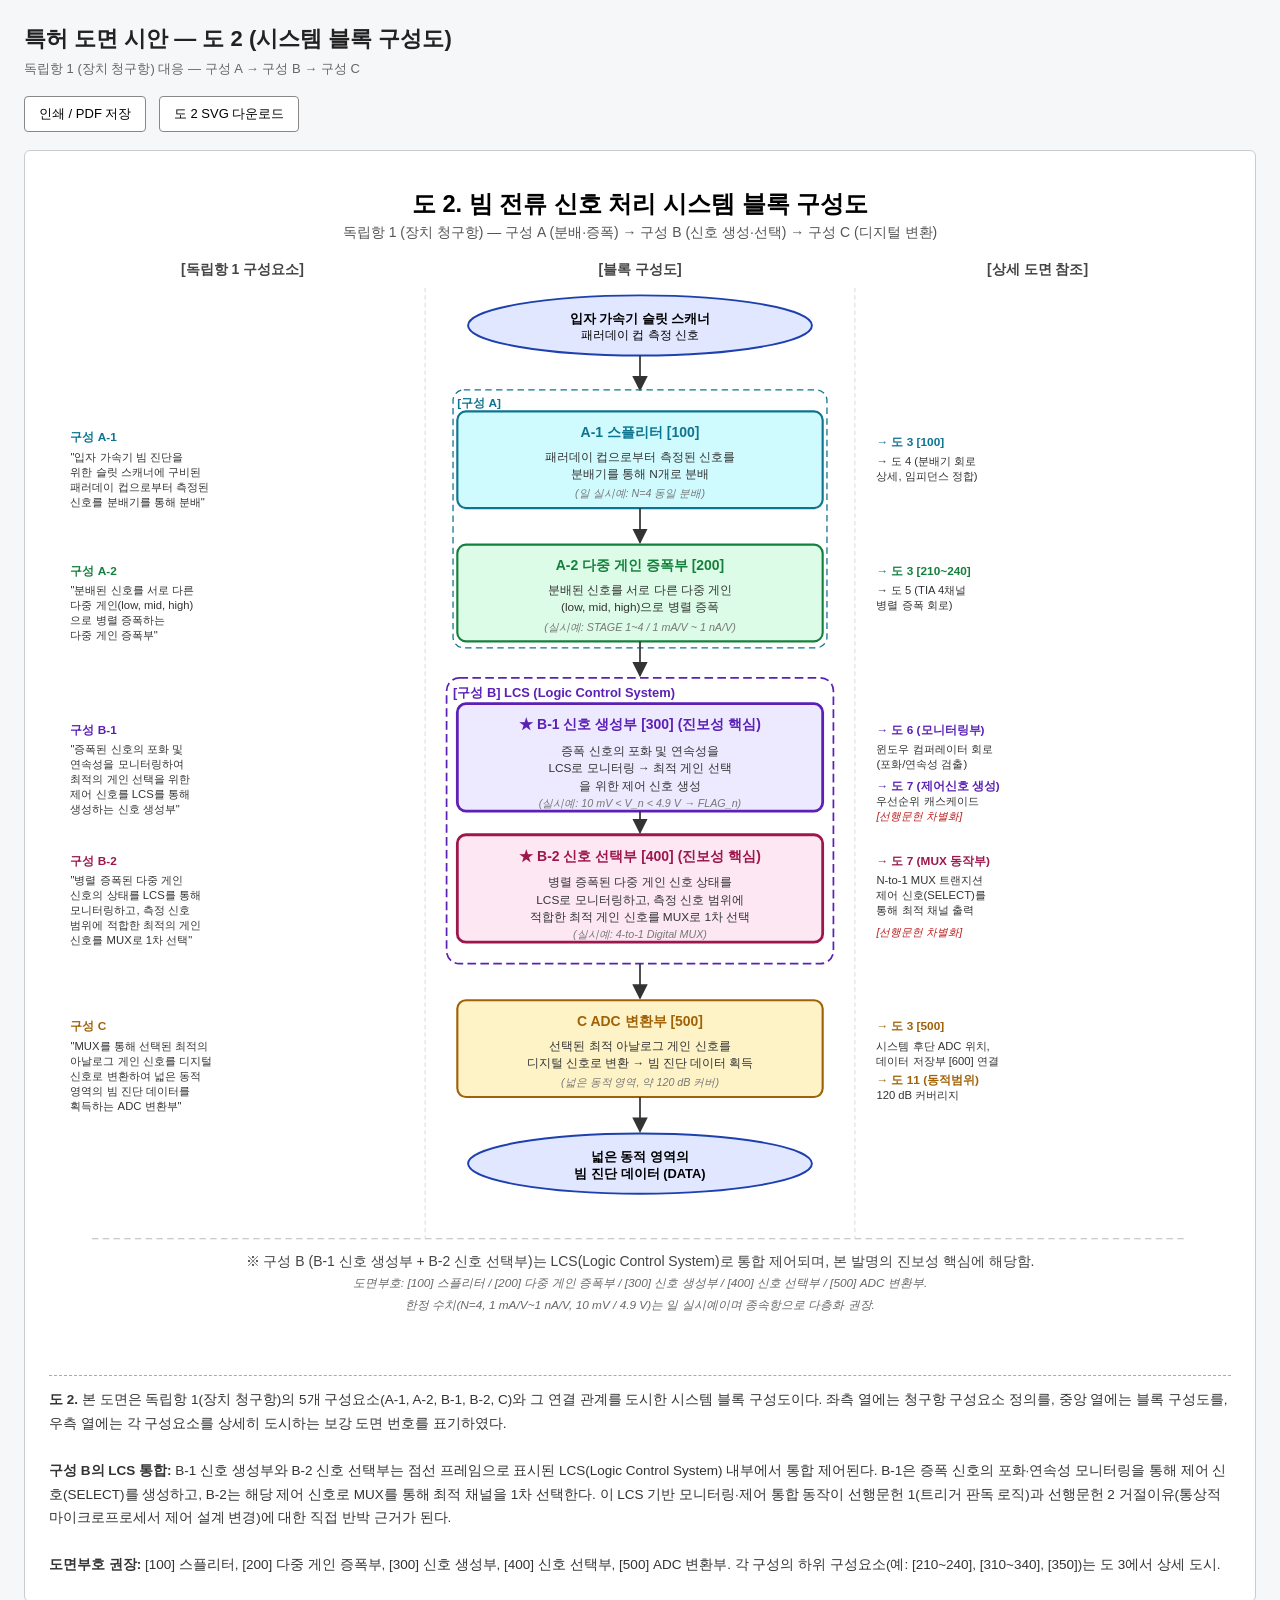
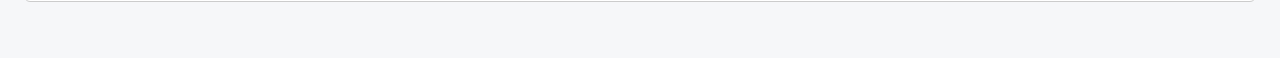
<file: patent_fig2.html>
<!DOCTYPE html>
<html lang="ko">
<head>
<meta charset="UTF-8">
<title>특허 도면 시안 — 도 2 (시스템 블록 구성도, 신청구항 대응)</title>
<style>
  body { font-family: 'Malgun Gothic', '맑은 고딕', sans-serif; margin: 0; padding: 24px; background: #f6f7f9; color: #222; }
  h1 { font-size: 22px; margin: 0 0 6px; }
  .sub { color: #666; font-size: 13px; margin-bottom: 18px; }
  .toolbar { margin-bottom: 18px; }
  .toolbar button { padding: 8px 14px; margin-right: 8px; border: 1px solid #888; background: white; cursor: pointer; border-radius: 4px; font-size: 13px; }
  .toolbar button:hover { background: #eef; }
  .figure { background: white; border: 1px solid #ccc; border-radius: 6px; padding: 24px; margin-bottom: 32px; }
  .figure svg { width: 100%; height: auto; display: block; }
  .caption { margin-top: 18px; padding-top: 12px; border-top: 1px dashed #aaa; font-size: 13.5px; line-height: 1.75; color: #333; }
  @media print { body { background: white; padding: 0; } .toolbar { display: none; } .figure { border: none; padding: 0; margin: 0; } }
</style>
</head>
<body>
  <h1>특허 도면 시안 — 도 2 (시스템 블록 구성도)</h1>
  <div class="sub">독립항 1 (장치 청구항) 대응 — 구성 A → 구성 B → 구성 C</div>
  <div class="toolbar">
    <button onclick="window.print()">인쇄 / PDF 저장</button>
    <button onclick="downloadSvg('fig2')">도 2 SVG 다운로드</button>
  </div>

  <div class="figure">
    <svg id="fig2" viewBox="0 0 1100 1100" xmlns="http://www.w3.org/2000/svg">
      <defs>
        <marker id="arr" viewBox="0 0 10 10" refX="9" refY="5" markerWidth="9" markerHeight="9" orient="auto">
          <path d="M0,0 L10,5 L0,10 z" fill="#333"/>
        </marker>
      </defs>

      <text x="550" y="34" text-anchor="middle" font-size="22" font-weight="bold">도 2. 빔 전류 신호 처리 시스템 블록 구성도</text>
      <text x="550" y="58" text-anchor="middle" font-size="13" fill="#555">독립항 1 (장치 청구항) — 구성 A (분배·증폭) → 구성 B (신호 생성·선택) → 구성 C (디지털 변환)</text>

      <!-- Column headers -->
      <text x="180" y="92" text-anchor="middle" font-size="13" font-weight="bold" fill="#444">[독립항 1 구성요소]</text>
      <text x="550" y="92" text-anchor="middle" font-size="13" font-weight="bold" fill="#444">[블록 구성도]</text>
      <text x="920" y="92" text-anchor="middle" font-size="13" font-weight="bold" fill="#444">[상세 도면 참조]</text>

      <line x1="350" y1="105" x2="350" y2="990" stroke="#ddd" stroke-dasharray="4 3"/>
      <line x1="750" y1="105" x2="750" y2="990" stroke="#ddd" stroke-dasharray="4 3"/>

      <!-- 입력 -->
      <ellipse cx="550" cy="140" rx="160" ry="28" fill="#e0e7ff" stroke="#1e40af" stroke-width="1.8"/>
      <text x="550" y="138" text-anchor="middle" font-size="12" font-weight="bold">입자 가속기 슬릿 스캐너</text>
      <text x="550" y="153" text-anchor="middle" font-size="11">패러데이 컵 측정 신호</text>
      <line x1="550" y1="168" x2="550" y2="200" stroke="#333" stroke-width="1.6" marker-end="url(#arr)"/>

      <!-- 구성 A 그룹 frame (dashed enclosure) -->
      <rect x="376" y="200" width="348" height="240" rx="10" fill="none" stroke="#0e7490" stroke-width="1.2" stroke-dasharray="6 4"/>
      <text x="380" y="216" font-size="11" font-weight="bold" fill="#0e7490">[구성 A]</text>

      <!-- A-1 스플리터 [100] -->
      <rect x="380" y="220" width="340" height="90" rx="8" fill="#cffafe" stroke="#0e7490" stroke-width="2"/>
      <text x="550" y="244" text-anchor="middle" font-size="13" font-weight="bold" fill="#0e7490">A-1  스플리터  [100]</text>
      <text x="550" y="266" text-anchor="middle" font-size="11" fill="#333">패러데이 컵으로부터 측정된 신호를</text>
      <text x="550" y="282" text-anchor="middle" font-size="11" fill="#333">분배기를 통해 N개로 분배</text>
      <text x="550" y="300" text-anchor="middle" font-size="10" fill="#777" font-style="italic">(일 실시예: N=4 동일 분배)</text>

      <text x="20" y="248" font-size="11" font-weight="bold" fill="#0e7490">구성 A-1</text>
      <text x="20" y="266" font-size="10.5" fill="#333">"입자 가속기 빔 진단을</text>
      <text x="20" y="280" font-size="10.5" fill="#333">위한 슬릿 스캐너에 구비된</text>
      <text x="20" y="294" font-size="10.5" fill="#333">패러데이 컵으로부터 측정된</text>
      <text x="20" y="308" font-size="10.5" fill="#333">신호를 분배기를 통해 분배"</text>

      <text x="770" y="252" font-size="11" font-weight="bold" fill="#0e7490">→ 도 3 [100]</text>
      <text x="770" y="270" font-size="10.5" fill="#333">→ 도 4 (분배기 회로</text>
      <text x="770" y="284" font-size="10.5" fill="#333">상세, 임피던스 정합)</text>

      <line x1="550" y1="310" x2="550" y2="342" stroke="#333" stroke-width="1.6" marker-end="url(#arr)"/>

      <!-- A-2 다중 게인 증폭부 [200] -->
      <rect x="380" y="344" width="340" height="90" rx="8" fill="#dcfce7" stroke="#15803d" stroke-width="2"/>
      <text x="550" y="368" text-anchor="middle" font-size="13" font-weight="bold" fill="#15803d">A-2  다중 게인 증폭부  [200]</text>
      <text x="550" y="390" text-anchor="middle" font-size="11" fill="#333">분배된 신호를 서로 다른 다중 게인</text>
      <text x="550" y="406" text-anchor="middle" font-size="11" fill="#333">(low, mid, high)으로 병렬 증폭</text>
      <text x="550" y="424" text-anchor="middle" font-size="10" fill="#777" font-style="italic">(실시예: STAGE 1~4 / 1 mA/V ~ 1 nA/V)</text>

      <text x="20" y="372" font-size="11" font-weight="bold" fill="#15803d">구성 A-2</text>
      <text x="20" y="390" font-size="10.5" fill="#333">"분배된 신호를 서로 다른</text>
      <text x="20" y="404" font-size="10.5" fill="#333">다중 게인(low, mid, high)</text>
      <text x="20" y="418" font-size="10.5" fill="#333">으로 병렬 증폭하는</text>
      <text x="20" y="432" font-size="10.5" fill="#333">다중 게인 증폭부"</text>

      <text x="770" y="372" font-size="11" font-weight="bold" fill="#15803d">→ 도 3 [210~240]</text>
      <text x="770" y="390" font-size="10.5" fill="#333">→ 도 5 (TIA 4채널</text>
      <text x="770" y="404" font-size="10.5" fill="#333">병렬 증폭 회로)</text>

      <line x1="550" y1="434" x2="550" y2="466" stroke="#333" stroke-width="1.6" marker-end="url(#arr)"/>

      <!-- LCS frame (dashed) around B-1 + B-2 -->
      <rect x="370" y="468" width="360" height="266" rx="12" fill="none" stroke="#5b21b6" stroke-width="1.6" stroke-dasharray="8 4"/>
      <text x="376" y="486" font-size="12" font-weight="bold" fill="#5b21b6">[구성 B] LCS (Logic Control System)</text>

      <!-- B-1 신호 생성부 [300] ★ -->
      <rect x="380" y="492" width="340" height="100" rx="8" fill="#ede9fe" stroke="#5b21b6" stroke-width="2.6"/>
      <text x="550" y="516" text-anchor="middle" font-size="13" font-weight="bold" fill="#5b21b6">★ B-1  신호 생성부  [300] (진보성 핵심)</text>
      <text x="550" y="540" text-anchor="middle" font-size="11" fill="#333">증폭 신호의 포화 및 연속성을</text>
      <text x="550" y="556" text-anchor="middle" font-size="11" fill="#333">LCS로 모니터링 → 최적 게인 선택</text>
      <text x="550" y="572" text-anchor="middle" font-size="11" fill="#333">을 위한 제어 신호 생성</text>
      <text x="550" y="588" text-anchor="middle" font-size="10" fill="#777" font-style="italic">(실시예: 10 mV &lt; V_n &lt; 4.9 V → FLAG_n)</text>

      <text x="20" y="520" font-size="11" font-weight="bold" fill="#5b21b6">구성 B-1</text>
      <text x="20" y="538" font-size="10.5" fill="#333">"증폭된 신호의 포화 및</text>
      <text x="20" y="552" font-size="10.5" fill="#333">연속성을 모니터링하여</text>
      <text x="20" y="566" font-size="10.5" fill="#333">최적의 게인 선택을 위한</text>
      <text x="20" y="580" font-size="10.5" fill="#333">제어 신호를 LCS를 통해</text>
      <text x="20" y="594" font-size="10.5" fill="#333">생성하는 신호 생성부"</text>

      <text x="770" y="520" font-size="11" font-weight="bold" fill="#5b21b6">→ 도 6 (모니터링부)</text>
      <text x="770" y="538" font-size="10.5" fill="#333">윈도우 컴퍼레이터 회로</text>
      <text x="770" y="552" font-size="10.5" fill="#333">(포화/연속성 검출)</text>
      <text x="770" y="572" font-size="11" font-weight="bold" fill="#5b21b6">→ 도 7 (제어신호 생성)</text>
      <text x="770" y="586" font-size="10.5" fill="#333">우선순위 캐스케이드</text>
      <text x="770" y="600" font-size="10" fill="#b91c1c" font-style="italic">[선행문헌 차별화]</text>

      <line x1="550" y1="592" x2="550" y2="612" stroke="#333" stroke-width="1.6" marker-end="url(#arr)"/>

      <!-- B-2 신호 선택부 [400] ★ -->
      <rect x="380" y="614" width="340" height="100" rx="8" fill="#fce7f3" stroke="#9d174d" stroke-width="2.6"/>
      <text x="550" y="638" text-anchor="middle" font-size="13" font-weight="bold" fill="#9d174d">★ B-2  신호 선택부  [400] (진보성 핵심)</text>
      <text x="550" y="662" text-anchor="middle" font-size="11" fill="#333">병렬 증폭된 다중 게인 신호 상태를</text>
      <text x="550" y="678" text-anchor="middle" font-size="11" fill="#333">LCS로 모니터링하고, 측정 신호 범위에</text>
      <text x="550" y="694" text-anchor="middle" font-size="11" fill="#333">적합한 최적 게인 신호를 MUX로 1차 선택</text>
      <text x="550" y="710" text-anchor="middle" font-size="10" fill="#777" font-style="italic">(실시예: 4-to-1 Digital MUX)</text>

      <text x="20" y="642" font-size="11" font-weight="bold" fill="#9d174d">구성 B-2</text>
      <text x="20" y="660" font-size="10.5" fill="#333">"병렬 증폭된 다중 게인</text>
      <text x="20" y="674" font-size="10.5" fill="#333">신호의 상태를 LCS를 통해</text>
      <text x="20" y="688" font-size="10.5" fill="#333">모니터링하고, 측정 신호</text>
      <text x="20" y="702" font-size="10.5" fill="#333">범위에 적합한 최적의 게인</text>
      <text x="20" y="716" font-size="10.5" fill="#333">신호를 MUX로 1차 선택"</text>

      <text x="770" y="642" font-size="11" font-weight="bold" fill="#9d174d">→ 도 7 (MUX 동작부)</text>
      <text x="770" y="660" font-size="10.5" fill="#333">N-to-1 MUX 트랜지션</text>
      <text x="770" y="674" font-size="10.5" fill="#333">제어 신호(SELECT)를</text>
      <text x="770" y="688" font-size="10.5" fill="#333">통해 최적 채널 출력</text>
      <text x="770" y="708" font-size="10" fill="#b91c1c" font-style="italic">[선행문헌 차별화]</text>

      <line x1="550" y1="734" x2="550" y2="766" stroke="#333" stroke-width="1.6" marker-end="url(#arr)"/>

      <!-- C ADC 변환부 [500] -->
      <rect x="380" y="768" width="340" height="90" rx="8" fill="#fef3c7" stroke="#a16207" stroke-width="2"/>
      <text x="550" y="792" text-anchor="middle" font-size="13" font-weight="bold" fill="#a16207">C  ADC 변환부  [500]</text>
      <text x="550" y="814" text-anchor="middle" font-size="11" fill="#333">선택된 최적 아날로그 게인 신호를</text>
      <text x="550" y="830" text-anchor="middle" font-size="11" fill="#333">디지털 신호로 변환 → 빔 진단 데이터 획득</text>
      <text x="550" y="848" text-anchor="middle" font-size="10" fill="#777" font-style="italic">(넓은 동적 영역, 약 120 dB 커버)</text>

      <text x="20" y="796" font-size="11" font-weight="bold" fill="#a16207">구성 C</text>
      <text x="20" y="814" font-size="10.5" fill="#333">"MUX를 통해 선택된 최적의</text>
      <text x="20" y="828" font-size="10.5" fill="#333">아날로그 게인 신호를 디지털</text>
      <text x="20" y="842" font-size="10.5" fill="#333">신호로 변환하여 넓은 동적</text>
      <text x="20" y="856" font-size="10.5" fill="#333">영역의 빔 진단 데이터를</text>
      <text x="20" y="870" font-size="10.5" fill="#333">획득하는 ADC 변환부"</text>

      <text x="770" y="796" font-size="11" font-weight="bold" fill="#a16207">→ 도 3 [500]</text>
      <text x="770" y="814" font-size="10.5" fill="#333">시스템 후단 ADC 위치,</text>
      <text x="770" y="828" font-size="10.5" fill="#333">데이터 저장부 [600] 연결</text>
      <text x="770" y="846" font-size="11" font-weight="bold" fill="#a16207">→ 도 11 (동적범위)</text>
      <text x="770" y="860" font-size="10.5" fill="#333">120 dB 커버리지</text>

      <line x1="550" y1="858" x2="550" y2="890" stroke="#333" stroke-width="1.6" marker-end="url(#arr)"/>

      <!-- 출력 -->
      <ellipse cx="550" cy="920" rx="160" ry="28" fill="#e0e7ff" stroke="#1e40af" stroke-width="1.8"/>
      <text x="550" y="918" text-anchor="middle" font-size="12" font-weight="bold">넓은 동적 영역의</text>
      <text x="550" y="933" text-anchor="middle" font-size="12" font-weight="bold">빔 진단 데이터 (DATA)</text>

      <!-- Footer -->
      <line x1="40" y1="990" x2="1060" y2="990" stroke="#bbb" stroke-dasharray="6 4"/>
      <text x="550" y="1015" text-anchor="middle" font-size="13" fill="#444">
        ※ 구성 B (B-1 신호 생성부 + B-2 신호 선택부)는 LCS(Logic Control System)로 통합 제어되며, 본 발명의 진보성 핵심에 해당함.
      </text>
      <text x="550" y="1035" text-anchor="middle" font-size="11" fill="#666" font-style="italic">
        도면부호: [100] 스플리터 / [200] 다중 게인 증폭부 / [300] 신호 생성부 / [400] 신호 선택부 / [500] ADC 변환부.
      </text>
      <text x="550" y="1055" text-anchor="middle" font-size="11" fill="#666" font-style="italic">
        한정 수치(N=4, 1 mA/V~1 nA/V, 10 mV / 4.9 V)는 일 실시예이며 종속항으로 다층화 권장.
      </text>
    </svg>

    <div class="caption">
      <strong>도 2.</strong> 본 도면은 독립항 1(장치 청구항)의 5개 구성요소(A-1, A-2, B-1, B-2, C)와 그 연결 관계를 도시한 시스템 블록 구성도이다.
      좌측 열에는 청구항 구성요소 정의를, 중앙 열에는 블록 구성도를, 우측 열에는 각 구성요소를 상세히 도시하는 보강 도면 번호를 표기하였다.
      <br><br>
      <strong>구성 B의 LCS 통합:</strong> B-1 신호 생성부와 B-2 신호 선택부는 점선 프레임으로 표시된 LCS(Logic Control System) 내부에서 통합 제어된다.
      B-1은 증폭 신호의 포화·연속성 모니터링을 통해 제어 신호(SELECT)를 생성하고, B-2는 해당 제어 신호로 MUX를 통해 최적 채널을 1차 선택한다.
      이 LCS 기반 모니터링·제어 통합 동작이 선행문헌 1(트리거 판독 로직)과 선행문헌 2 거절이유(통상적 마이크로프로세서 제어 설계 변경)에 대한 직접 반박 근거가 된다.
      <br><br>
      <strong>도면부호 권장:</strong> [100] 스플리터, [200] 다중 게인 증폭부, [300] 신호 생성부, [400] 신호 선택부, [500] ADC 변환부.
      각 구성의 하위 구성요소(예: [210~240], [310~340], [350])는 도 3에서 상세 도시.
    </div>
  </div>

  <script>
    function downloadSvg(id) {
      const svg = document.getElementById(id);
      const serializer = new XMLSerializer();
      let str = serializer.serializeToString(svg);
      str = '<?xml version="1.0" encoding="UTF-8"?>\n' + str;
      const blob = new Blob([str], { type: 'image/svg+xml' });
      const url = URL.createObjectURL(blob);
      const a = document.createElement('a');
      a.href = url; a.download = id + '.svg'; a.click();
      URL.revokeObjectURL(url);
    }
  </script>
</body>
</html>
</file>
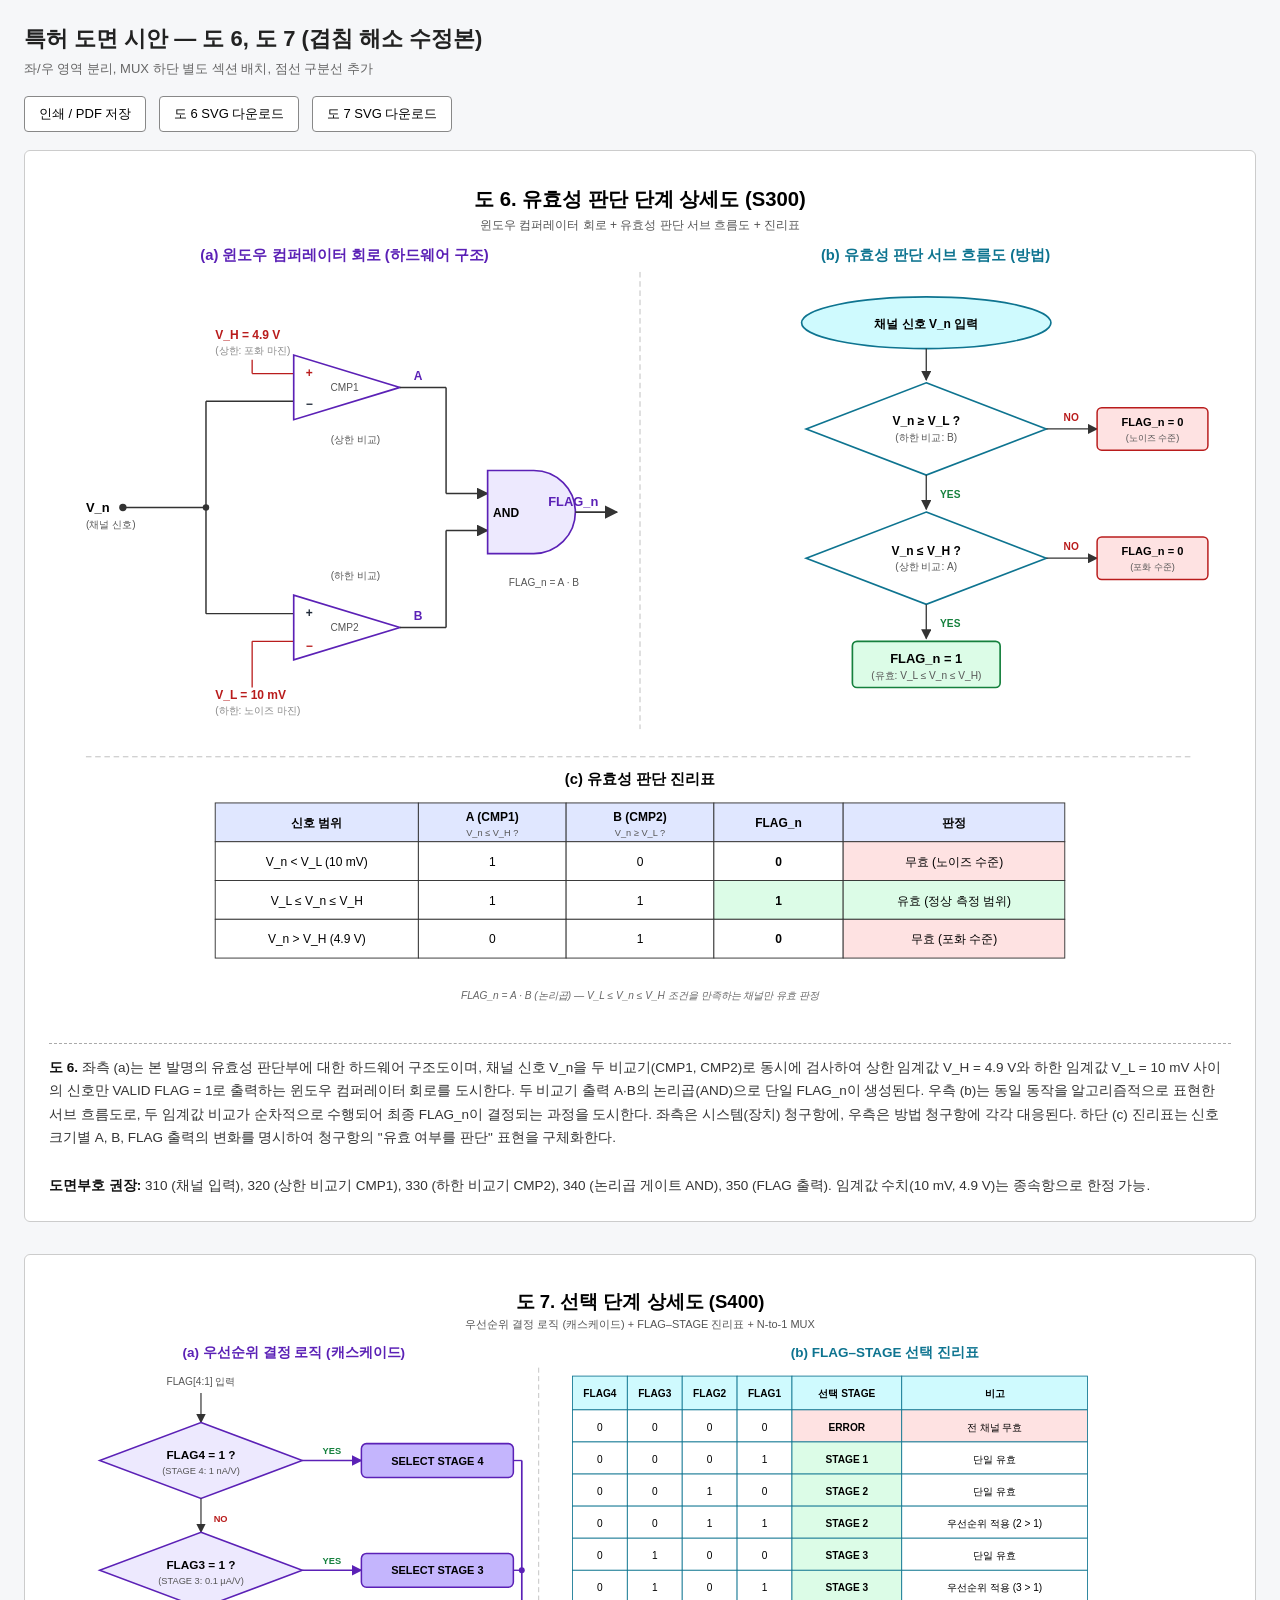
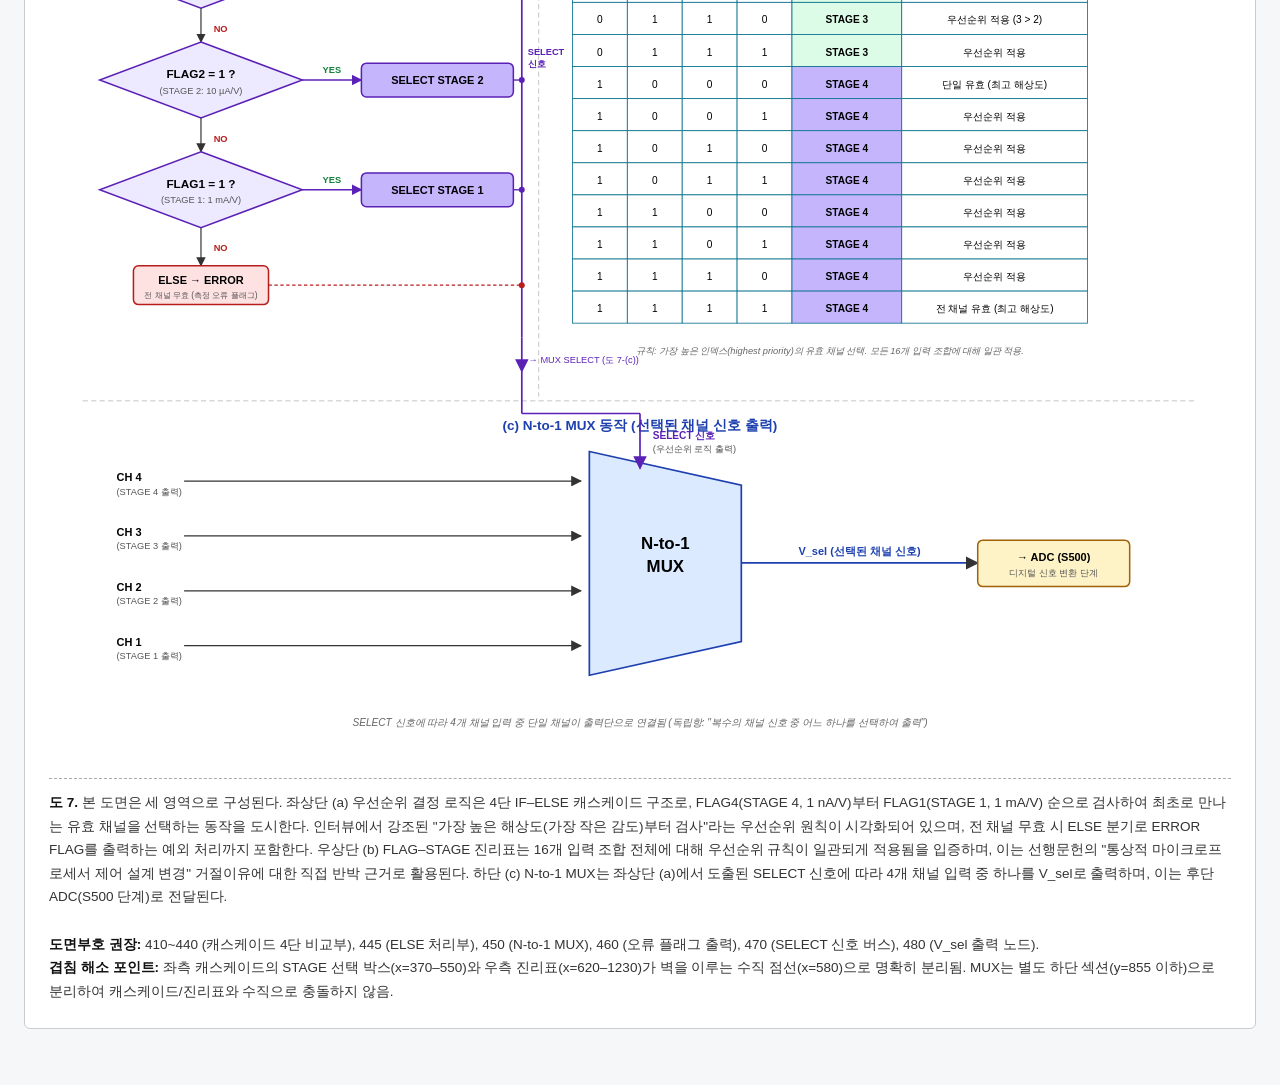
<file: patent_figs.html>
<!DOCTYPE html>
<html lang="ko">
<head>
<meta charset="UTF-8">
<title>특허 도면 시안 — 도 6, 도 7 (수정본)</title>
<style>
  body {
    font-family: 'Malgun Gothic', '맑은 고딕', sans-serif;
    margin: 0;
    padding: 24px;
    background: #f6f7f9;
    color: #222;
  }
  h1 { font-size: 22px; margin: 0 0 6px; }
  .sub { color: #666; font-size: 13px; margin-bottom: 18px; }
  .toolbar { margin-bottom: 18px; }
  .toolbar button {
    padding: 8px 14px;
    margin-right: 8px;
    border: 1px solid #888;
    background: white;
    cursor: pointer;
    border-radius: 4px;
    font-size: 13px;
  }
  .toolbar button:hover { background: #eef; }
  .figure {
    background: white;
    border: 1px solid #ccc;
    border-radius: 6px;
    padding: 24px;
    margin-bottom: 32px;
    page-break-after: always;
  }
  .figure svg { width: 100%; height: auto; display: block; }
  .caption {
    margin-top: 18px;
    padding-top: 12px;
    border-top: 1px dashed #aaa;
    font-size: 13.5px;
    line-height: 1.75;
    color: #333;
  }
  .caption strong { color: #111; }
  @media print {
    body { background: white; padding: 0; }
    .toolbar { display: none; }
    .figure { border: none; box-shadow: none; padding: 0; margin: 0; }
  }
</style>
</head>
<body>
  <h1>특허 도면 시안 — 도 6, 도 7 (겹침 해소 수정본)</h1>
  <div class="sub">좌/우 영역 분리, MUX 하단 별도 섹션 배치, 점선 구분선 추가</div>
  <div class="toolbar">
    <button onclick="window.print()">인쇄 / PDF 저장</button>
    <button onclick="downloadSvg('fig6')">도 6 SVG 다운로드</button>
    <button onclick="downloadSvg('fig7')">도 7 SVG 다운로드</button>
  </div>

  <!-- ======================================================= -->
  <!--  도 6                                                    -->
  <!-- ======================================================= -->
  <div class="figure">
    <svg id="fig6" viewBox="0 0 1280 920" xmlns="http://www.w3.org/2000/svg">
      <defs>
        <marker id="arr6" viewBox="0 0 10 10" refX="9" refY="5" markerWidth="8" markerHeight="8" orient="auto">
          <path d="M0,0 L10,5 L0,10 z" fill="#333"/>
        </marker>
        <marker id="arr6p" viewBox="0 0 10 10" refX="9" refY="5" markerWidth="8" markerHeight="8" orient="auto">
          <path d="M0,0 L10,5 L0,10 z" fill="#5b21b6"/>
        </marker>
      </defs>

      <!-- Title -->
      <text x="640" y="34" text-anchor="middle" font-size="22" font-weight="bold">도 6. 유효성 판단 단계 상세도 (S300)</text>
      <text x="640" y="58" text-anchor="middle" font-size="13" fill="#555">윈도우 컴퍼레이터 회로 + 유효성 판단 서브 흐름도 + 진리표</text>

      <!-- Section labels -->
      <text x="320" y="92" text-anchor="middle" font-size="16" font-weight="bold" fill="#5b21b6">(a) 윈도우 컴퍼레이터 회로 (하드웨어 구조)</text>
      <text x="960" y="92" text-anchor="middle" font-size="16" font-weight="bold" fill="#0e7490">(b) 유효성 판단 서브 흐름도 (방법)</text>

      <!-- Vertical separator -->
      <line x1="640" y1="105" x2="640" y2="600" stroke="#bbb" stroke-dasharray="6 4"/>

      <!-- ============ (a) Window Comparator ============ -->
      <!-- V_n input -->
      <text x="40" y="365" font-size="14" font-weight="bold">V_n</text>
      <text x="40" y="382" font-size="11" fill="#555">(채널 신호)</text>
      <circle cx="80" cy="360" r="4" fill="#333"/>
      <line x1="80" y1="360" x2="170" y2="360" stroke="#333" stroke-width="1.6"/>
      <circle cx="170" cy="360" r="3.5" fill="#333"/>

      <!-- Branch up to CMP1 -->
      <line x1="170" y1="360" x2="170" y2="245" stroke="#333" stroke-width="1.6"/>
      <line x1="170" y1="245" x2="265" y2="245" stroke="#333" stroke-width="1.6"/>

      <!-- Branch down to CMP2 -->
      <line x1="170" y1="360" x2="170" y2="475" stroke="#333" stroke-width="1.6"/>
      <line x1="170" y1="475" x2="265" y2="475" stroke="#333" stroke-width="1.6"/>

      <!-- V_H reference (to CMP1 + input, top) -->
      <text x="180" y="178" font-size="13" font-weight="bold" fill="#b91c1c">V_H = 4.9 V</text>
      <text x="180" y="194" font-size="11" fill="#888">(상한: 포화 마진)</text>
      <line x1="220" y1="200" x2="220" y2="215" stroke="#b91c1c" stroke-width="1.4"/>
      <line x1="220" y1="215" x2="265" y2="215" stroke="#b91c1c" stroke-width="1.4"/>

      <!-- CMP1 triangle (upper threshold) -->
      <polygon points="265,195 265,265 380,230" fill="#fff" stroke="#5b21b6" stroke-width="1.8"/>
      <text x="278" y="219" font-size="13" font-weight="bold" fill="#b91c1c">+</text>
      <text x="278" y="252" font-size="13" font-weight="bold" fill="#1f2937">−</text>
      <text x="320" y="234" text-anchor="middle" font-size="11" fill="#555">CMP1</text>
      <text x="305" y="290" font-size="11" fill="#555">(상한 비교)</text>

      <!-- CMP1 output A -->
      <line x1="380" y1="230" x2="430" y2="230" stroke="#333" stroke-width="1.6"/>
      <text x="395" y="222" font-size="13" font-weight="bold" fill="#5b21b6">A</text>
      <line x1="430" y1="230" x2="430" y2="345" stroke="#333" stroke-width="1.6"/>
      <line x1="430" y1="345" x2="475" y2="345" stroke="#333" stroke-width="1.6" marker-end="url(#arr6)"/>

      <!-- V_L reference (to CMP2 - input, bottom) -->
      <text x="180" y="568" font-size="13" font-weight="bold" fill="#b91c1c">V_L = 10 mV</text>
      <text x="180" y="584" font-size="11" fill="#888">(하한: 노이즈 마진)</text>
      <line x1="220" y1="555" x2="220" y2="505" stroke="#b91c1c" stroke-width="1.4"/>
      <line x1="220" y1="505" x2="265" y2="505" stroke="#b91c1c" stroke-width="1.4"/>

      <!-- CMP2 triangle (lower threshold) -->
      <polygon points="265,455 265,525 380,490" fill="#fff" stroke="#5b21b6" stroke-width="1.8"/>
      <text x="278" y="479" font-size="13" font-weight="bold" fill="#1f2937">+</text>
      <text x="278" y="514" font-size="13" font-weight="bold" fill="#b91c1c">−</text>
      <text x="320" y="494" text-anchor="middle" font-size="11" fill="#555">CMP2</text>
      <text x="305" y="437" font-size="11" fill="#555">(하한 비교)</text>

      <!-- CMP2 output B -->
      <line x1="380" y1="490" x2="430" y2="490" stroke="#333" stroke-width="1.6"/>
      <text x="395" y="482" font-size="13" font-weight="bold" fill="#5b21b6">B</text>
      <line x1="430" y1="490" x2="430" y2="385" stroke="#333" stroke-width="1.6"/>
      <line x1="430" y1="385" x2="475" y2="385" stroke="#333" stroke-width="1.6" marker-end="url(#arr6)"/>

      <!-- AND gate (D shape) -->
      <path d="M 475 320 L 525 320 A 45 45 0 0 1 525 410 L 475 410 Z" fill="#ede9fe" stroke="#5b21b6" stroke-width="1.8"/>
      <text x="495" y="370" text-anchor="middle" font-size="13" font-weight="bold">AND</text>

      <!-- AND output -->
      <line x1="570" y1="365" x2="615" y2="365" stroke="#333" stroke-width="1.8" marker-end="url(#arr6)"/>

      <!-- VALID FLAG label -->
      <rect x="450" y="445" width="170" height="40" rx="5" fill="none" stroke="none"/>
      <text x="595" y="358" font-size="14" font-weight="bold" fill="#5b21b6" text-anchor="end">FLAG_n</text>
      <text x="498" y="445" font-size="11" fill="#555">FLAG_n = A · B</text>

      <!-- ============ (b) Sub-flowchart ============ -->
      <!-- Start ellipse -->
      <ellipse cx="950" cy="160" rx="135" ry="28" fill="#cffafe" stroke="#0e7490" stroke-width="1.8"/>
      <text x="950" y="166" text-anchor="middle" font-size="13" font-weight="bold">채널 신호 V_n 입력</text>
      <line x1="950" y1="188" x2="950" y2="222" stroke="#333" stroke-width="1.4" marker-end="url(#arr6)"/>

      <!-- Decision 1: V_n >= V_L? -->
      <polygon points="950,225 1080,275 950,325 820,275" fill="#fff" stroke="#0e7490" stroke-width="1.8"/>
      <text x="950" y="271" text-anchor="middle" font-size="13" font-weight="bold">V_n ≥ V_L ?</text>
      <text x="950" y="288" text-anchor="middle" font-size="11" fill="#555">(하한 비교: B)</text>

      <!-- D1 NO branch right -->
      <line x1="1080" y1="275" x2="1135" y2="275" stroke="#333" stroke-width="1.4" marker-end="url(#arr6)"/>
      <text x="1107" y="266" text-anchor="middle" font-size="11" fill="#b91c1c" font-weight="bold">NO</text>
      <rect x="1135" y="252" width="120" height="46" rx="5" fill="#fee2e2" stroke="#b91c1c" stroke-width="1.6"/>
      <text x="1195" y="272" text-anchor="middle" font-size="12" font-weight="bold">FLAG_n = 0</text>
      <text x="1195" y="288" text-anchor="middle" font-size="10" fill="#555">(노이즈 수준)</text>

      <!-- D1 YES branch down -->
      <line x1="950" y1="325" x2="950" y2="362" stroke="#333" stroke-width="1.4" marker-end="url(#arr6)"/>
      <text x="965" y="350" font-size="11" font-weight="bold" fill="#15803d">YES</text>

      <!-- Decision 2: V_n <= V_H? -->
      <polygon points="950,365 1080,415 950,465 820,415" fill="#fff" stroke="#0e7490" stroke-width="1.8"/>
      <text x="950" y="411" text-anchor="middle" font-size="13" font-weight="bold">V_n ≤ V_H ?</text>
      <text x="950" y="428" text-anchor="middle" font-size="11" fill="#555">(상한 비교: A)</text>

      <!-- D2 NO branch right -->
      <line x1="1080" y1="415" x2="1135" y2="415" stroke="#333" stroke-width="1.4" marker-end="url(#arr6)"/>
      <text x="1107" y="406" text-anchor="middle" font-size="11" fill="#b91c1c" font-weight="bold">NO</text>
      <rect x="1135" y="392" width="120" height="46" rx="5" fill="#fee2e2" stroke="#b91c1c" stroke-width="1.6"/>
      <text x="1195" y="412" text-anchor="middle" font-size="12" font-weight="bold">FLAG_n = 0</text>
      <text x="1195" y="428" text-anchor="middle" font-size="10" fill="#555">(포화 수준)</text>

      <!-- D2 YES branch down to FLAG=1 -->
      <line x1="950" y1="465" x2="950" y2="502" stroke="#333" stroke-width="1.4" marker-end="url(#arr6)"/>
      <text x="965" y="490" font-size="11" font-weight="bold" fill="#15803d">YES</text>

      <rect x="870" y="505" width="160" height="50" rx="5" fill="#dcfce7" stroke="#15803d" stroke-width="1.8"/>
      <text x="950" y="528" text-anchor="middle" font-size="14" font-weight="bold">FLAG_n = 1</text>
      <text x="950" y="546" text-anchor="middle" font-size="11" fill="#555">(유효: V_L ≤ V_n ≤ V_H)</text>

      <!-- ============ Truth Table ============ -->
      <line x1="40" y1="630" x2="1240" y2="630" stroke="#bbb" stroke-dasharray="6 4"/>
      <text x="640" y="660" text-anchor="middle" font-size="16" font-weight="bold">(c) 유효성 판단 진리표</text>

      <!-- Table -->
      <g font-size="13">
        <!-- Header -->
        <rect x="180" y="680" width="220" height="42" fill="#e0e7ff" stroke="#333"/>
        <rect x="400" y="680" width="160" height="42" fill="#e0e7ff" stroke="#333"/>
        <rect x="560" y="680" width="160" height="42" fill="#e0e7ff" stroke="#333"/>
        <rect x="720" y="680" width="140" height="42" fill="#e0e7ff" stroke="#333"/>
        <rect x="860" y="680" width="240" height="42" fill="#e0e7ff" stroke="#333"/>
        <text x="290" y="706" text-anchor="middle" font-weight="bold">신호 범위</text>
        <text x="480" y="700" text-anchor="middle" font-weight="bold">A (CMP1)</text>
        <text x="480" y="716" text-anchor="middle" font-size="10" fill="#555">V_n ≤ V_H ?</text>
        <text x="640" y="700" text-anchor="middle" font-weight="bold">B (CMP2)</text>
        <text x="640" y="716" text-anchor="middle" font-size="10" fill="#555">V_n ≥ V_L ?</text>
        <text x="790" y="706" text-anchor="middle" font-weight="bold">FLAG_n</text>
        <text x="980" y="706" text-anchor="middle" font-weight="bold">판정</text>

        <!-- Row 1: V_n < V_L -->
        <rect x="180" y="722" width="220" height="42" fill="#fff" stroke="#333"/>
        <rect x="400" y="722" width="160" height="42" fill="#fff" stroke="#333"/>
        <rect x="560" y="722" width="160" height="42" fill="#fff" stroke="#333"/>
        <rect x="720" y="722" width="140" height="42" fill="#fff" stroke="#333"/>
        <rect x="860" y="722" width="240" height="42" fill="#fee2e2" stroke="#333"/>
        <text x="290" y="748" text-anchor="middle">V_n &lt; V_L (10 mV)</text>
        <text x="480" y="748" text-anchor="middle">1</text>
        <text x="640" y="748" text-anchor="middle">0</text>
        <text x="790" y="748" text-anchor="middle" font-weight="bold">0</text>
        <text x="980" y="748" text-anchor="middle">무효 (노이즈 수준)</text>

        <!-- Row 2: V_L <= V_n <= V_H -->
        <rect x="180" y="764" width="220" height="42" fill="#fff" stroke="#333"/>
        <rect x="400" y="764" width="160" height="42" fill="#fff" stroke="#333"/>
        <rect x="560" y="764" width="160" height="42" fill="#fff" stroke="#333"/>
        <rect x="720" y="764" width="140" height="42" fill="#dcfce7" stroke="#333"/>
        <rect x="860" y="764" width="240" height="42" fill="#dcfce7" stroke="#333"/>
        <text x="290" y="790" text-anchor="middle">V_L ≤ V_n ≤ V_H</text>
        <text x="480" y="790" text-anchor="middle">1</text>
        <text x="640" y="790" text-anchor="middle">1</text>
        <text x="790" y="790" text-anchor="middle" font-weight="bold">1</text>
        <text x="980" y="790" text-anchor="middle">유효 (정상 측정 범위)</text>

        <!-- Row 3: V_n > V_H -->
        <rect x="180" y="806" width="220" height="42" fill="#fff" stroke="#333"/>
        <rect x="400" y="806" width="160" height="42" fill="#fff" stroke="#333"/>
        <rect x="560" y="806" width="160" height="42" fill="#fff" stroke="#333"/>
        <rect x="720" y="806" width="140" height="42" fill="#fff" stroke="#333"/>
        <rect x="860" y="806" width="240" height="42" fill="#fee2e2" stroke="#333"/>
        <text x="290" y="832" text-anchor="middle">V_n &gt; V_H (4.9 V)</text>
        <text x="480" y="832" text-anchor="middle">0</text>
        <text x="640" y="832" text-anchor="middle">1</text>
        <text x="790" y="832" text-anchor="middle" font-weight="bold">0</text>
        <text x="980" y="832" text-anchor="middle">무효 (포화 수준)</text>
      </g>

      <text x="640" y="892" text-anchor="middle" font-size="11" fill="#666" font-style="italic">
        FLAG_n = A · B (논리곱) — V_L ≤ V_n ≤ V_H 조건을 만족하는 채널만 유효 판정
      </text>
    </svg>

    <div class="caption">
      <strong>도 6.</strong> 좌측 (a)는 본 발명의 유효성 판단부에 대한 하드웨어 구조도이며, 채널 신호 V_n을 두 비교기(CMP1, CMP2)로 동시에 검사하여
      상한 임계값 V_H = 4.9 V와 하한 임계값 V_L = 10 mV 사이의 신호만 VALID FLAG = 1로 출력하는 윈도우 컴퍼레이터 회로를 도시한다.
      두 비교기 출력 A·B의 논리곱(AND)으로 단일 FLAG_n이 생성된다. 우측 (b)는 동일 동작을 알고리즘적으로 표현한 서브 흐름도로,
      두 임계값 비교가 순차적으로 수행되어 최종 FLAG_n이 결정되는 과정을 도시한다. 좌측은 시스템(장치) 청구항에, 우측은 방법 청구항에 각각 대응된다.
      하단 (c) 진리표는 신호 크기별 A, B, FLAG 출력의 변화를 명시하여 청구항의 "유효 여부를 판단" 표현을 구체화한다.
      <br><br>
      <strong>도면부호 권장:</strong> 310 (채널 입력), 320 (상한 비교기 CMP1), 330 (하한 비교기 CMP2), 340 (논리곱 게이트 AND), 350 (FLAG 출력).
      임계값 수치(10 mV, 4.9 V)는 종속항으로 한정 가능.
    </div>
  </div>

  <!-- ======================================================= -->
  <!--  도 7                                                    -->
  <!-- ======================================================= -->
  <div class="figure">
    <svg id="fig7" viewBox="0 0 1400 1280" xmlns="http://www.w3.org/2000/svg">
      <defs>
        <marker id="arr7" viewBox="0 0 10 10" refX="9" refY="5" markerWidth="8" markerHeight="8" orient="auto">
          <path d="M0,0 L10,5 L0,10 z" fill="#333"/>
        </marker>
        <marker id="arr7p" viewBox="0 0 10 10" refX="9" refY="5" markerWidth="8" markerHeight="8" orient="auto">
          <path d="M0,0 L10,5 L0,10 z" fill="#5b21b6"/>
        </marker>
      </defs>

      <!-- Title -->
      <text x="700" y="34" text-anchor="middle" font-size="22" font-weight="bold">도 7. 선택 단계 상세도 (S400)</text>
      <text x="700" y="58" text-anchor="middle" font-size="13" fill="#555">우선순위 결정 로직 (캐스케이드) + FLAG–STAGE 진리표 + N-to-1 MUX</text>

      <!-- Section labels -->
      <text x="290" y="92" text-anchor="middle" font-size="16" font-weight="bold" fill="#5b21b6">(a) 우선순위 결정 로직 (캐스케이드)</text>
      <text x="990" y="92" text-anchor="middle" font-size="16" font-weight="bold" fill="#0e7490">(b) FLAG–STAGE 선택 진리표</text>

      <!-- Vertical separator (a) | (b) -->
      <line x1="580" y1="105" x2="580" y2="850" stroke="#bbb" stroke-dasharray="6 4"/>

      <!-- ============ (a) Cascade ============ -->
      <!-- Initial input arrow -->
      <text x="180" y="125" text-anchor="middle" font-size="12" fill="#555">FLAG[4:1] 입력</text>
      <line x1="180" y1="135" x2="180" y2="170" stroke="#333" stroke-width="1.4" marker-end="url(#arr7)"/>

      <!-- Diamond 1: FLAG4 -->
      <polygon points="180,170 300,215 180,260 60,215" fill="#ede9fe" stroke="#5b21b6" stroke-width="1.8"/>
      <text x="180" y="213" text-anchor="middle" font-size="14" font-weight="bold">FLAG4 = 1 ?</text>
      <text x="180" y="231" text-anchor="middle" font-size="11" fill="#555">(STAGE 4: 1 nA/V)</text>
      <line x1="300" y1="215" x2="370" y2="215" stroke="#5b21b6" stroke-width="1.6" marker-end="url(#arr7p)"/>
      <text x="335" y="207" text-anchor="middle" font-size="11" font-weight="bold" fill="#15803d">YES</text>
      <rect x="370" y="195" width="180" height="40" rx="6" fill="#c4b5fd" stroke="#5b21b6" stroke-width="1.8"/>
      <text x="460" y="220" text-anchor="middle" font-size="13" font-weight="bold">SELECT STAGE 4</text>
      <line x1="180" y1="260" x2="180" y2="300" stroke="#333" stroke-width="1.4" marker-end="url(#arr7)"/>
      <text x="195" y="288" font-size="11" font-weight="bold" fill="#b91c1c">NO</text>

      <!-- Diamond 2: FLAG3 -->
      <polygon points="180,300 300,345 180,390 60,345" fill="#ede9fe" stroke="#5b21b6" stroke-width="1.8"/>
      <text x="180" y="343" text-anchor="middle" font-size="14" font-weight="bold">FLAG3 = 1 ?</text>
      <text x="180" y="361" text-anchor="middle" font-size="11" fill="#555">(STAGE 3: 0.1 µA/V)</text>
      <line x1="300" y1="345" x2="370" y2="345" stroke="#5b21b6" stroke-width="1.6" marker-end="url(#arr7p)"/>
      <text x="335" y="337" text-anchor="middle" font-size="11" font-weight="bold" fill="#15803d">YES</text>
      <rect x="370" y="325" width="180" height="40" rx="6" fill="#c4b5fd" stroke="#5b21b6" stroke-width="1.8"/>
      <text x="460" y="350" text-anchor="middle" font-size="13" font-weight="bold">SELECT STAGE 3</text>
      <line x1="180" y1="390" x2="180" y2="430" stroke="#333" stroke-width="1.4" marker-end="url(#arr7)"/>
      <text x="195" y="418" font-size="11" font-weight="bold" fill="#b91c1c">NO</text>

      <!-- Diamond 3: FLAG2 -->
      <polygon points="180,430 300,475 180,520 60,475" fill="#ede9fe" stroke="#5b21b6" stroke-width="1.8"/>
      <text x="180" y="473" text-anchor="middle" font-size="14" font-weight="bold">FLAG2 = 1 ?</text>
      <text x="180" y="491" text-anchor="middle" font-size="11" fill="#555">(STAGE 2: 10 µA/V)</text>
      <line x1="300" y1="475" x2="370" y2="475" stroke="#5b21b6" stroke-width="1.6" marker-end="url(#arr7p)"/>
      <text x="335" y="467" text-anchor="middle" font-size="11" font-weight="bold" fill="#15803d">YES</text>
      <rect x="370" y="455" width="180" height="40" rx="6" fill="#c4b5fd" stroke="#5b21b6" stroke-width="1.8"/>
      <text x="460" y="480" text-anchor="middle" font-size="13" font-weight="bold">SELECT STAGE 2</text>
      <line x1="180" y1="520" x2="180" y2="560" stroke="#333" stroke-width="1.4" marker-end="url(#arr7)"/>
      <text x="195" y="548" font-size="11" font-weight="bold" fill="#b91c1c">NO</text>

      <!-- Diamond 4: FLAG1 -->
      <polygon points="180,560 300,605 180,650 60,605" fill="#ede9fe" stroke="#5b21b6" stroke-width="1.8"/>
      <text x="180" y="603" text-anchor="middle" font-size="14" font-weight="bold">FLAG1 = 1 ?</text>
      <text x="180" y="621" text-anchor="middle" font-size="11" fill="#555">(STAGE 1: 1 mA/V)</text>
      <line x1="300" y1="605" x2="370" y2="605" stroke="#5b21b6" stroke-width="1.6" marker-end="url(#arr7p)"/>
      <text x="335" y="597" text-anchor="middle" font-size="11" font-weight="bold" fill="#15803d">YES</text>
      <rect x="370" y="585" width="180" height="40" rx="6" fill="#c4b5fd" stroke="#5b21b6" stroke-width="1.8"/>
      <text x="460" y="610" text-anchor="middle" font-size="13" font-weight="bold">SELECT STAGE 1</text>
      <line x1="180" y1="650" x2="180" y2="695" stroke="#333" stroke-width="1.4" marker-end="url(#arr7)"/>
      <text x="195" y="678" font-size="11" font-weight="bold" fill="#b91c1c">NO</text>

      <!-- ELSE / ERROR box -->
      <rect x="100" y="695" width="160" height="46" rx="6" fill="#fee2e2" stroke="#b91c1c" stroke-width="1.8"/>
      <text x="180" y="717" text-anchor="middle" font-size="13" font-weight="bold">ELSE → ERROR</text>
      <text x="180" y="733" text-anchor="middle" font-size="10" fill="#555">전 채널 무효 (측정 오류 플래그)</text>

      <!-- Cascade output: SELECT signal bus from STAGE_n boxes -->
      <!-- Each STAGE_n box outputs to the right, merging at vertical bus at x=560 -->
      <line x1="550" y1="215" x2="560" y2="215" stroke="#5b21b6" stroke-width="1.6"/>
      <line x1="550" y1="345" x2="560" y2="345" stroke="#5b21b6" stroke-width="1.6"/>
      <line x1="550" y1="475" x2="560" y2="475" stroke="#5b21b6" stroke-width="1.6"/>
      <line x1="550" y1="605" x2="560" y2="605" stroke="#5b21b6" stroke-width="1.6"/>
      <line x1="260" y1="718" x2="560" y2="718" stroke="#b91c1c" stroke-width="1.4" stroke-dasharray="4 3"/>
      <!-- Vertical bus -->
      <line x1="560" y1="215" x2="560" y2="780" stroke="#5b21b6" stroke-width="2"/>
      <!-- Junction dots -->
      <circle cx="560" cy="345" r="3.5" fill="#5b21b6"/>
      <circle cx="560" cy="475" r="3.5" fill="#5b21b6"/>
      <circle cx="560" cy="605" r="3.5" fill="#5b21b6"/>
      <circle cx="560" cy="718" r="3.5" fill="#b91c1c"/>

      <!-- Bus label -->
      <text x="567" y="445" font-size="11" fill="#5b21b6" font-weight="bold">SELECT</text>
      <text x="567" y="460" font-size="11" fill="#5b21b6" font-weight="bold">신호</text>

      <!-- Bus exit downward (to MUX in section c) -->
      <line x1="560" y1="780" x2="560" y2="820" stroke="#5b21b6" stroke-width="2" marker-end="url(#arr7p)"/>
      <text x="568" y="810" font-size="11" fill="#5b21b6">→ MUX SELECT (도 7-(c))</text>

      <!-- ============ (b) Truth Table ============ -->
      <g font-size="12">
        <!-- Column widths: 65/65/65/65/130/220 = 610 (placed at x=620-1230) -->
        <!-- Header row -->
        <rect x="620" y="115" width="65" height="40" fill="#cffafe" stroke="#0e7490"/>
        <rect x="685" y="115" width="65" height="40" fill="#cffafe" stroke="#0e7490"/>
        <rect x="750" y="115" width="65" height="40" fill="#cffafe" stroke="#0e7490"/>
        <rect x="815" y="115" width="65" height="40" fill="#cffafe" stroke="#0e7490"/>
        <rect x="880" y="115" width="130" height="40" fill="#cffafe" stroke="#0e7490"/>
        <rect x="1010" y="115" width="220" height="40" fill="#cffafe" stroke="#0e7490"/>
        <text x="652.5" y="140" text-anchor="middle" font-weight="bold">FLAG4</text>
        <text x="717.5" y="140" text-anchor="middle" font-weight="bold">FLAG3</text>
        <text x="782.5" y="140" text-anchor="middle" font-weight="bold">FLAG2</text>
        <text x="847.5" y="140" text-anchor="middle" font-weight="bold">FLAG1</text>
        <text x="945" y="140" text-anchor="middle" font-weight="bold">선택 STAGE</text>
        <text x="1120" y="140" text-anchor="middle" font-weight="bold">비고</text>
      </g>

      <!-- Truth table rows -->
      <g font-size="12">
        <!-- Helper: row data
             Row | F4 F3 F2 F1 | Selected | Note (한글) | Highlight color -->
        <!-- 16 rows, height 38, starting y=155 -->

        <!-- Row 1: 0000 -->
        <g>
          <rect x="620" y="155" width="65" height="38" fill="#fff" stroke="#0e7490"/>
          <rect x="685" y="155" width="65" height="38" fill="#fff" stroke="#0e7490"/>
          <rect x="750" y="155" width="65" height="38" fill="#fff" stroke="#0e7490"/>
          <rect x="815" y="155" width="65" height="38" fill="#fff" stroke="#0e7490"/>
          <rect x="880" y="155" width="130" height="38" fill="#fee2e2" stroke="#0e7490"/>
          <rect x="1010" y="155" width="220" height="38" fill="#fee2e2" stroke="#0e7490"/>
          <text x="652.5" y="180" text-anchor="middle">0</text>
          <text x="717.5" y="180" text-anchor="middle">0</text>
          <text x="782.5" y="180" text-anchor="middle">0</text>
          <text x="847.5" y="180" text-anchor="middle">0</text>
          <text x="945" y="180" text-anchor="middle" font-weight="bold">ERROR</text>
          <text x="1120" y="180" text-anchor="middle">전 채널 무효</text>
        </g>

        <!-- Row 2: 0001 -->
        <g>
          <rect x="620" y="193" width="65" height="38" fill="#fff" stroke="#0e7490"/>
          <rect x="685" y="193" width="65" height="38" fill="#fff" stroke="#0e7490"/>
          <rect x="750" y="193" width="65" height="38" fill="#fff" stroke="#0e7490"/>
          <rect x="815" y="193" width="65" height="38" fill="#fff" stroke="#0e7490"/>
          <rect x="880" y="193" width="130" height="38" fill="#dcfce7" stroke="#0e7490"/>
          <rect x="1010" y="193" width="220" height="38" fill="#fff" stroke="#0e7490"/>
          <text x="652.5" y="218" text-anchor="middle">0</text>
          <text x="717.5" y="218" text-anchor="middle">0</text>
          <text x="782.5" y="218" text-anchor="middle">0</text>
          <text x="847.5" y="218" text-anchor="middle">1</text>
          <text x="945" y="218" text-anchor="middle" font-weight="bold">STAGE 1</text>
          <text x="1120" y="218" text-anchor="middle">단일 유효</text>
        </g>

        <!-- Row 3: 0010 -->
        <g>
          <rect x="620" y="231" width="65" height="38" fill="#fff" stroke="#0e7490"/>
          <rect x="685" y="231" width="65" height="38" fill="#fff" stroke="#0e7490"/>
          <rect x="750" y="231" width="65" height="38" fill="#fff" stroke="#0e7490"/>
          <rect x="815" y="231" width="65" height="38" fill="#fff" stroke="#0e7490"/>
          <rect x="880" y="231" width="130" height="38" fill="#dcfce7" stroke="#0e7490"/>
          <rect x="1010" y="231" width="220" height="38" fill="#fff" stroke="#0e7490"/>
          <text x="652.5" y="256" text-anchor="middle">0</text>
          <text x="717.5" y="256" text-anchor="middle">0</text>
          <text x="782.5" y="256" text-anchor="middle">1</text>
          <text x="847.5" y="256" text-anchor="middle">0</text>
          <text x="945" y="256" text-anchor="middle" font-weight="bold">STAGE 2</text>
          <text x="1120" y="256" text-anchor="middle">단일 유효</text>
        </g>

        <!-- Row 4: 0011 -->
        <g>
          <rect x="620" y="269" width="65" height="38" fill="#fff" stroke="#0e7490"/>
          <rect x="685" y="269" width="65" height="38" fill="#fff" stroke="#0e7490"/>
          <rect x="750" y="269" width="65" height="38" fill="#fff" stroke="#0e7490"/>
          <rect x="815" y="269" width="65" height="38" fill="#fff" stroke="#0e7490"/>
          <rect x="880" y="269" width="130" height="38" fill="#dcfce7" stroke="#0e7490"/>
          <rect x="1010" y="269" width="220" height="38" fill="#fff" stroke="#0e7490"/>
          <text x="652.5" y="294" text-anchor="middle">0</text>
          <text x="717.5" y="294" text-anchor="middle">0</text>
          <text x="782.5" y="294" text-anchor="middle">1</text>
          <text x="847.5" y="294" text-anchor="middle">1</text>
          <text x="945" y="294" text-anchor="middle" font-weight="bold">STAGE 2</text>
          <text x="1120" y="294" text-anchor="middle">우선순위 적용 (2 &gt; 1)</text>
        </g>

        <!-- Row 5: 0100 -->
        <g>
          <rect x="620" y="307" width="65" height="38" fill="#fff" stroke="#0e7490"/>
          <rect x="685" y="307" width="65" height="38" fill="#fff" stroke="#0e7490"/>
          <rect x="750" y="307" width="65" height="38" fill="#fff" stroke="#0e7490"/>
          <rect x="815" y="307" width="65" height="38" fill="#fff" stroke="#0e7490"/>
          <rect x="880" y="307" width="130" height="38" fill="#dcfce7" stroke="#0e7490"/>
          <rect x="1010" y="307" width="220" height="38" fill="#fff" stroke="#0e7490"/>
          <text x="652.5" y="332" text-anchor="middle">0</text>
          <text x="717.5" y="332" text-anchor="middle">1</text>
          <text x="782.5" y="332" text-anchor="middle">0</text>
          <text x="847.5" y="332" text-anchor="middle">0</text>
          <text x="945" y="332" text-anchor="middle" font-weight="bold">STAGE 3</text>
          <text x="1120" y="332" text-anchor="middle">단일 유효</text>
        </g>

        <!-- Row 6: 0101 -->
        <g>
          <rect x="620" y="345" width="65" height="38" fill="#fff" stroke="#0e7490"/>
          <rect x="685" y="345" width="65" height="38" fill="#fff" stroke="#0e7490"/>
          <rect x="750" y="345" width="65" height="38" fill="#fff" stroke="#0e7490"/>
          <rect x="815" y="345" width="65" height="38" fill="#fff" stroke="#0e7490"/>
          <rect x="880" y="345" width="130" height="38" fill="#dcfce7" stroke="#0e7490"/>
          <rect x="1010" y="345" width="220" height="38" fill="#fff" stroke="#0e7490"/>
          <text x="652.5" y="370" text-anchor="middle">0</text>
          <text x="717.5" y="370" text-anchor="middle">1</text>
          <text x="782.5" y="370" text-anchor="middle">0</text>
          <text x="847.5" y="370" text-anchor="middle">1</text>
          <text x="945" y="370" text-anchor="middle" font-weight="bold">STAGE 3</text>
          <text x="1120" y="370" text-anchor="middle">우선순위 적용 (3 &gt; 1)</text>
        </g>

        <!-- Row 7: 0110 -->
        <g>
          <rect x="620" y="383" width="65" height="38" fill="#fff" stroke="#0e7490"/>
          <rect x="685" y="383" width="65" height="38" fill="#fff" stroke="#0e7490"/>
          <rect x="750" y="383" width="65" height="38" fill="#fff" stroke="#0e7490"/>
          <rect x="815" y="383" width="65" height="38" fill="#fff" stroke="#0e7490"/>
          <rect x="880" y="383" width="130" height="38" fill="#dcfce7" stroke="#0e7490"/>
          <rect x="1010" y="383" width="220" height="38" fill="#fff" stroke="#0e7490"/>
          <text x="652.5" y="408" text-anchor="middle">0</text>
          <text x="717.5" y="408" text-anchor="middle">1</text>
          <text x="782.5" y="408" text-anchor="middle">1</text>
          <text x="847.5" y="408" text-anchor="middle">0</text>
          <text x="945" y="408" text-anchor="middle" font-weight="bold">STAGE 3</text>
          <text x="1120" y="408" text-anchor="middle">우선순위 적용 (3 &gt; 2)</text>
        </g>

        <!-- Row 8: 0111 -->
        <g>
          <rect x="620" y="421" width="65" height="38" fill="#fff" stroke="#0e7490"/>
          <rect x="685" y="421" width="65" height="38" fill="#fff" stroke="#0e7490"/>
          <rect x="750" y="421" width="65" height="38" fill="#fff" stroke="#0e7490"/>
          <rect x="815" y="421" width="65" height="38" fill="#fff" stroke="#0e7490"/>
          <rect x="880" y="421" width="130" height="38" fill="#dcfce7" stroke="#0e7490"/>
          <rect x="1010" y="421" width="220" height="38" fill="#fff" stroke="#0e7490"/>
          <text x="652.5" y="446" text-anchor="middle">0</text>
          <text x="717.5" y="446" text-anchor="middle">1</text>
          <text x="782.5" y="446" text-anchor="middle">1</text>
          <text x="847.5" y="446" text-anchor="middle">1</text>
          <text x="945" y="446" text-anchor="middle" font-weight="bold">STAGE 3</text>
          <text x="1120" y="446" text-anchor="middle">우선순위 적용</text>
        </g>

        <!-- Row 9: 1000 -->
        <g>
          <rect x="620" y="459" width="65" height="38" fill="#fff" stroke="#0e7490"/>
          <rect x="685" y="459" width="65" height="38" fill="#fff" stroke="#0e7490"/>
          <rect x="750" y="459" width="65" height="38" fill="#fff" stroke="#0e7490"/>
          <rect x="815" y="459" width="65" height="38" fill="#fff" stroke="#0e7490"/>
          <rect x="880" y="459" width="130" height="38" fill="#c4b5fd" stroke="#0e7490"/>
          <rect x="1010" y="459" width="220" height="38" fill="#fff" stroke="#0e7490"/>
          <text x="652.5" y="484" text-anchor="middle">1</text>
          <text x="717.5" y="484" text-anchor="middle">0</text>
          <text x="782.5" y="484" text-anchor="middle">0</text>
          <text x="847.5" y="484" text-anchor="middle">0</text>
          <text x="945" y="484" text-anchor="middle" font-weight="bold">STAGE 4</text>
          <text x="1120" y="484" text-anchor="middle">단일 유효 (최고 해상도)</text>
        </g>

        <!-- Row 10: 1001 -->
        <g>
          <rect x="620" y="497" width="65" height="38" fill="#fff" stroke="#0e7490"/>
          <rect x="685" y="497" width="65" height="38" fill="#fff" stroke="#0e7490"/>
          <rect x="750" y="497" width="65" height="38" fill="#fff" stroke="#0e7490"/>
          <rect x="815" y="497" width="65" height="38" fill="#fff" stroke="#0e7490"/>
          <rect x="880" y="497" width="130" height="38" fill="#c4b5fd" stroke="#0e7490"/>
          <rect x="1010" y="497" width="220" height="38" fill="#fff" stroke="#0e7490"/>
          <text x="652.5" y="522" text-anchor="middle">1</text>
          <text x="717.5" y="522" text-anchor="middle">0</text>
          <text x="782.5" y="522" text-anchor="middle">0</text>
          <text x="847.5" y="522" text-anchor="middle">1</text>
          <text x="945" y="522" text-anchor="middle" font-weight="bold">STAGE 4</text>
          <text x="1120" y="522" text-anchor="middle">우선순위 적용</text>
        </g>

        <!-- Row 11: 1010 -->
        <g>
          <rect x="620" y="535" width="65" height="38" fill="#fff" stroke="#0e7490"/>
          <rect x="685" y="535" width="65" height="38" fill="#fff" stroke="#0e7490"/>
          <rect x="750" y="535" width="65" height="38" fill="#fff" stroke="#0e7490"/>
          <rect x="815" y="535" width="65" height="38" fill="#fff" stroke="#0e7490"/>
          <rect x="880" y="535" width="130" height="38" fill="#c4b5fd" stroke="#0e7490"/>
          <rect x="1010" y="535" width="220" height="38" fill="#fff" stroke="#0e7490"/>
          <text x="652.5" y="560" text-anchor="middle">1</text>
          <text x="717.5" y="560" text-anchor="middle">0</text>
          <text x="782.5" y="560" text-anchor="middle">1</text>
          <text x="847.5" y="560" text-anchor="middle">0</text>
          <text x="945" y="560" text-anchor="middle" font-weight="bold">STAGE 4</text>
          <text x="1120" y="560" text-anchor="middle">우선순위 적용</text>
        </g>

        <!-- Row 12: 1011 -->
        <g>
          <rect x="620" y="573" width="65" height="38" fill="#fff" stroke="#0e7490"/>
          <rect x="685" y="573" width="65" height="38" fill="#fff" stroke="#0e7490"/>
          <rect x="750" y="573" width="65" height="38" fill="#fff" stroke="#0e7490"/>
          <rect x="815" y="573" width="65" height="38" fill="#fff" stroke="#0e7490"/>
          <rect x="880" y="573" width="130" height="38" fill="#c4b5fd" stroke="#0e7490"/>
          <rect x="1010" y="573" width="220" height="38" fill="#fff" stroke="#0e7490"/>
          <text x="652.5" y="598" text-anchor="middle">1</text>
          <text x="717.5" y="598" text-anchor="middle">0</text>
          <text x="782.5" y="598" text-anchor="middle">1</text>
          <text x="847.5" y="598" text-anchor="middle">1</text>
          <text x="945" y="598" text-anchor="middle" font-weight="bold">STAGE 4</text>
          <text x="1120" y="598" text-anchor="middle">우선순위 적용</text>
        </g>

        <!-- Row 13: 1100 -->
        <g>
          <rect x="620" y="611" width="65" height="38" fill="#fff" stroke="#0e7490"/>
          <rect x="685" y="611" width="65" height="38" fill="#fff" stroke="#0e7490"/>
          <rect x="750" y="611" width="65" height="38" fill="#fff" stroke="#0e7490"/>
          <rect x="815" y="611" width="65" height="38" fill="#fff" stroke="#0e7490"/>
          <rect x="880" y="611" width="130" height="38" fill="#c4b5fd" stroke="#0e7490"/>
          <rect x="1010" y="611" width="220" height="38" fill="#fff" stroke="#0e7490"/>
          <text x="652.5" y="636" text-anchor="middle">1</text>
          <text x="717.5" y="636" text-anchor="middle">1</text>
          <text x="782.5" y="636" text-anchor="middle">0</text>
          <text x="847.5" y="636" text-anchor="middle">0</text>
          <text x="945" y="636" text-anchor="middle" font-weight="bold">STAGE 4</text>
          <text x="1120" y="636" text-anchor="middle">우선순위 적용</text>
        </g>

        <!-- Row 14: 1101 -->
        <g>
          <rect x="620" y="649" width="65" height="38" fill="#fff" stroke="#0e7490"/>
          <rect x="685" y="649" width="65" height="38" fill="#fff" stroke="#0e7490"/>
          <rect x="750" y="649" width="65" height="38" fill="#fff" stroke="#0e7490"/>
          <rect x="815" y="649" width="65" height="38" fill="#fff" stroke="#0e7490"/>
          <rect x="880" y="649" width="130" height="38" fill="#c4b5fd" stroke="#0e7490"/>
          <rect x="1010" y="649" width="220" height="38" fill="#fff" stroke="#0e7490"/>
          <text x="652.5" y="674" text-anchor="middle">1</text>
          <text x="717.5" y="674" text-anchor="middle">1</text>
          <text x="782.5" y="674" text-anchor="middle">0</text>
          <text x="847.5" y="674" text-anchor="middle">1</text>
          <text x="945" y="674" text-anchor="middle" font-weight="bold">STAGE 4</text>
          <text x="1120" y="674" text-anchor="middle">우선순위 적용</text>
        </g>

        <!-- Row 15: 1110 -->
        <g>
          <rect x="620" y="687" width="65" height="38" fill="#fff" stroke="#0e7490"/>
          <rect x="685" y="687" width="65" height="38" fill="#fff" stroke="#0e7490"/>
          <rect x="750" y="687" width="65" height="38" fill="#fff" stroke="#0e7490"/>
          <rect x="815" y="687" width="65" height="38" fill="#fff" stroke="#0e7490"/>
          <rect x="880" y="687" width="130" height="38" fill="#c4b5fd" stroke="#0e7490"/>
          <rect x="1010" y="687" width="220" height="38" fill="#fff" stroke="#0e7490"/>
          <text x="652.5" y="712" text-anchor="middle">1</text>
          <text x="717.5" y="712" text-anchor="middle">1</text>
          <text x="782.5" y="712" text-anchor="middle">1</text>
          <text x="847.5" y="712" text-anchor="middle">0</text>
          <text x="945" y="712" text-anchor="middle" font-weight="bold">STAGE 4</text>
          <text x="1120" y="712" text-anchor="middle">우선순위 적용</text>
        </g>

        <!-- Row 16: 1111 -->
        <g>
          <rect x="620" y="725" width="65" height="38" fill="#fff" stroke="#0e7490"/>
          <rect x="685" y="725" width="65" height="38" fill="#fff" stroke="#0e7490"/>
          <rect x="750" y="725" width="65" height="38" fill="#fff" stroke="#0e7490"/>
          <rect x="815" y="725" width="65" height="38" fill="#fff" stroke="#0e7490"/>
          <rect x="880" y="725" width="130" height="38" fill="#c4b5fd" stroke="#0e7490"/>
          <rect x="1010" y="725" width="220" height="38" fill="#fff" stroke="#0e7490"/>
          <text x="652.5" y="750" text-anchor="middle">1</text>
          <text x="717.5" y="750" text-anchor="middle">1</text>
          <text x="782.5" y="750" text-anchor="middle">1</text>
          <text x="847.5" y="750" text-anchor="middle">1</text>
          <text x="945" y="750" text-anchor="middle" font-weight="bold">STAGE 4</text>
          <text x="1120" y="750" text-anchor="middle">전 채널 유효 (최고 해상도)</text>
        </g>
      </g>

      <!-- Truth table footnote -->
      <text x="925" y="800" text-anchor="middle" font-size="11" fill="#666" font-style="italic">
        규칙: 가장 높은 인덱스(highest priority)의 유효 채널 선택. 모든 16개 입력 조합에 대해 일관 적용.
      </text>

      <!-- ============ Horizontal separator: (a)(b) | (c) ============ -->
      <line x1="40" y1="855" x2="1360" y2="855" stroke="#bbb" stroke-dasharray="6 4"/>

      <!-- ============ (c) N-to-1 MUX ============ -->
      <text x="700" y="890" text-anchor="middle" font-size="16" font-weight="bold" fill="#1e40af">(c) N-to-1 MUX 동작 (선택된 채널 신호 출력)</text>

      <!-- Channel inputs (left) -->
      <text x="80" y="950" font-size="13" font-weight="bold">CH 4</text>
      <text x="80" y="966" font-size="11" fill="#555">(STAGE 4 출력)</text>
      <line x1="160" y1="950" x2="630" y2="950" stroke="#333" stroke-width="1.6" marker-end="url(#arr7)"/>

      <text x="80" y="1015" font-size="13" font-weight="bold">CH 3</text>
      <text x="80" y="1031" font-size="11" fill="#555">(STAGE 3 출력)</text>
      <line x1="160" y1="1015" x2="630" y2="1015" stroke="#333" stroke-width="1.6" marker-end="url(#arr7)"/>

      <text x="80" y="1080" font-size="13" font-weight="bold">CH 2</text>
      <text x="80" y="1096" font-size="11" fill="#555">(STAGE 2 출력)</text>
      <line x1="160" y1="1080" x2="630" y2="1080" stroke="#333" stroke-width="1.6" marker-end="url(#arr7)"/>

      <text x="80" y="1145" font-size="13" font-weight="bold">CH 1</text>
      <text x="80" y="1161" font-size="11" fill="#555">(STAGE 1 출력)</text>
      <line x1="160" y1="1145" x2="630" y2="1145" stroke="#333" stroke-width="1.6" marker-end="url(#arr7)"/>

      <!-- MUX trapezoid -->
      <polygon points="640,915 820,955 820,1140 640,1180" fill="#dbeafe" stroke="#1e40af" stroke-width="2"/>
      <text x="730" y="1030" text-anchor="middle" font-size="20" font-weight="bold">N-to-1</text>
      <text x="730" y="1058" text-anchor="middle" font-size="20" font-weight="bold">MUX</text>

      <!-- SELECT input from above (priority logic output) -->
      <line x1="560" y1="820" x2="560" y2="870" stroke="#5b21b6" stroke-width="2"/>
      <line x1="560" y1="870" x2="700" y2="870" stroke="#5b21b6" stroke-width="2"/>
      <line x1="700" y1="870" x2="700" y2="935" stroke="#5b21b6" stroke-width="2" marker-end="url(#arr7p)"/>
      <text x="715" y="900" font-size="12" font-weight="bold" fill="#5b21b6">SELECT 신호</text>
      <text x="715" y="916" font-size="11" fill="#555">(우선순위 로직 출력)</text>

      <!-- MUX output -->
      <line x1="820" y1="1047" x2="1100" y2="1047" stroke="#1e40af" stroke-width="2" marker-end="url(#arr7)"/>
      <text x="960" y="1037" text-anchor="middle" font-size="13" font-weight="bold" fill="#1e40af">V_sel (선택된 채널 신호)</text>

      <!-- Output destination -->
      <rect x="1100" y="1020" width="180" height="55" rx="6" fill="#fef3c7" stroke="#a16207" stroke-width="1.8"/>
      <text x="1190" y="1045" text-anchor="middle" font-size="13" font-weight="bold">→ ADC (S500)</text>
      <text x="1190" y="1063" text-anchor="middle" font-size="11" fill="#555">디지털 신호 변환 단계</text>

      <!-- Footnote -->
      <text x="700" y="1240" text-anchor="middle" font-size="12" fill="#666" font-style="italic">
        SELECT 신호에 따라 4개 채널 입력 중 단일 채널이 출력단으로 연결됨 (독립항: "복수의 채널 신호 중 어느 하나를 선택하여 출력")
      </text>
    </svg>

    <div class="caption">
      <strong>도 7.</strong> 본 도면은 세 영역으로 구성된다.
      좌상단 (a) 우선순위 결정 로직은 4단 IF–ELSE 캐스케이드 구조로, FLAG4(STAGE 4, 1 nA/V)부터 FLAG1(STAGE 1, 1 mA/V) 순으로 검사하여
      최초로 만나는 유효 채널을 선택하는 동작을 도시한다. 인터뷰에서 강조된 "가장 높은 해상도(가장 작은 감도)부터 검사"라는 우선순위 원칙이 시각화되어 있으며,
      전 채널 무효 시 ELSE 분기로 ERROR FLAG를 출력하는 예외 처리까지 포함한다.
      우상단 (b) FLAG–STAGE 진리표는 16개 입력 조합 전체에 대해 우선순위 규칙이 일관되게 적용됨을 입증하며,
      이는 선행문헌의 "통상적 마이크로프로세서 제어 설계 변경" 거절이유에 대한 직접 반박 근거로 활용된다.
      하단 (c) N-to-1 MUX는 좌상단 (a)에서 도출된 SELECT 신호에 따라 4개 채널 입력 중 하나를 V_sel로 출력하며,
      이는 후단 ADC(S500 단계)로 전달된다.
      <br><br>
      <strong>도면부호 권장:</strong> 410~440 (캐스케이드 4단 비교부), 445 (ELSE 처리부), 450 (N-to-1 MUX), 460 (오류 플래그 출력),
      470 (SELECT 신호 버스), 480 (V_sel 출력 노드).
      <br>
      <strong>겹침 해소 포인트:</strong> 좌측 캐스케이드의 STAGE 선택 박스(x=370–550)와 우측 진리표(x=620–1230)가 벽을 이루는 수직 점선(x=580)으로 명확히 분리됨.
      MUX는 별도 하단 섹션(y=855 이하)으로 분리하여 캐스케이드/진리표와 수직으로 충돌하지 않음.
    </div>
  </div>

  <script>
    function downloadSvg(id) {
      const svg = document.getElementById(id);
      const serializer = new XMLSerializer();
      let str = serializer.serializeToString(svg);
      str = '<?xml version="1.0" encoding="UTF-8"?>\n' + str;
      const blob = new Blob([str], { type: 'image/svg+xml' });
      const url = URL.createObjectURL(blob);
      const a = document.createElement('a');
      a.href = url;
      a.download = id + '.svg';
      a.click();
      URL.revokeObjectURL(url);
    }
  </script>
</body>
</html>
</file>
